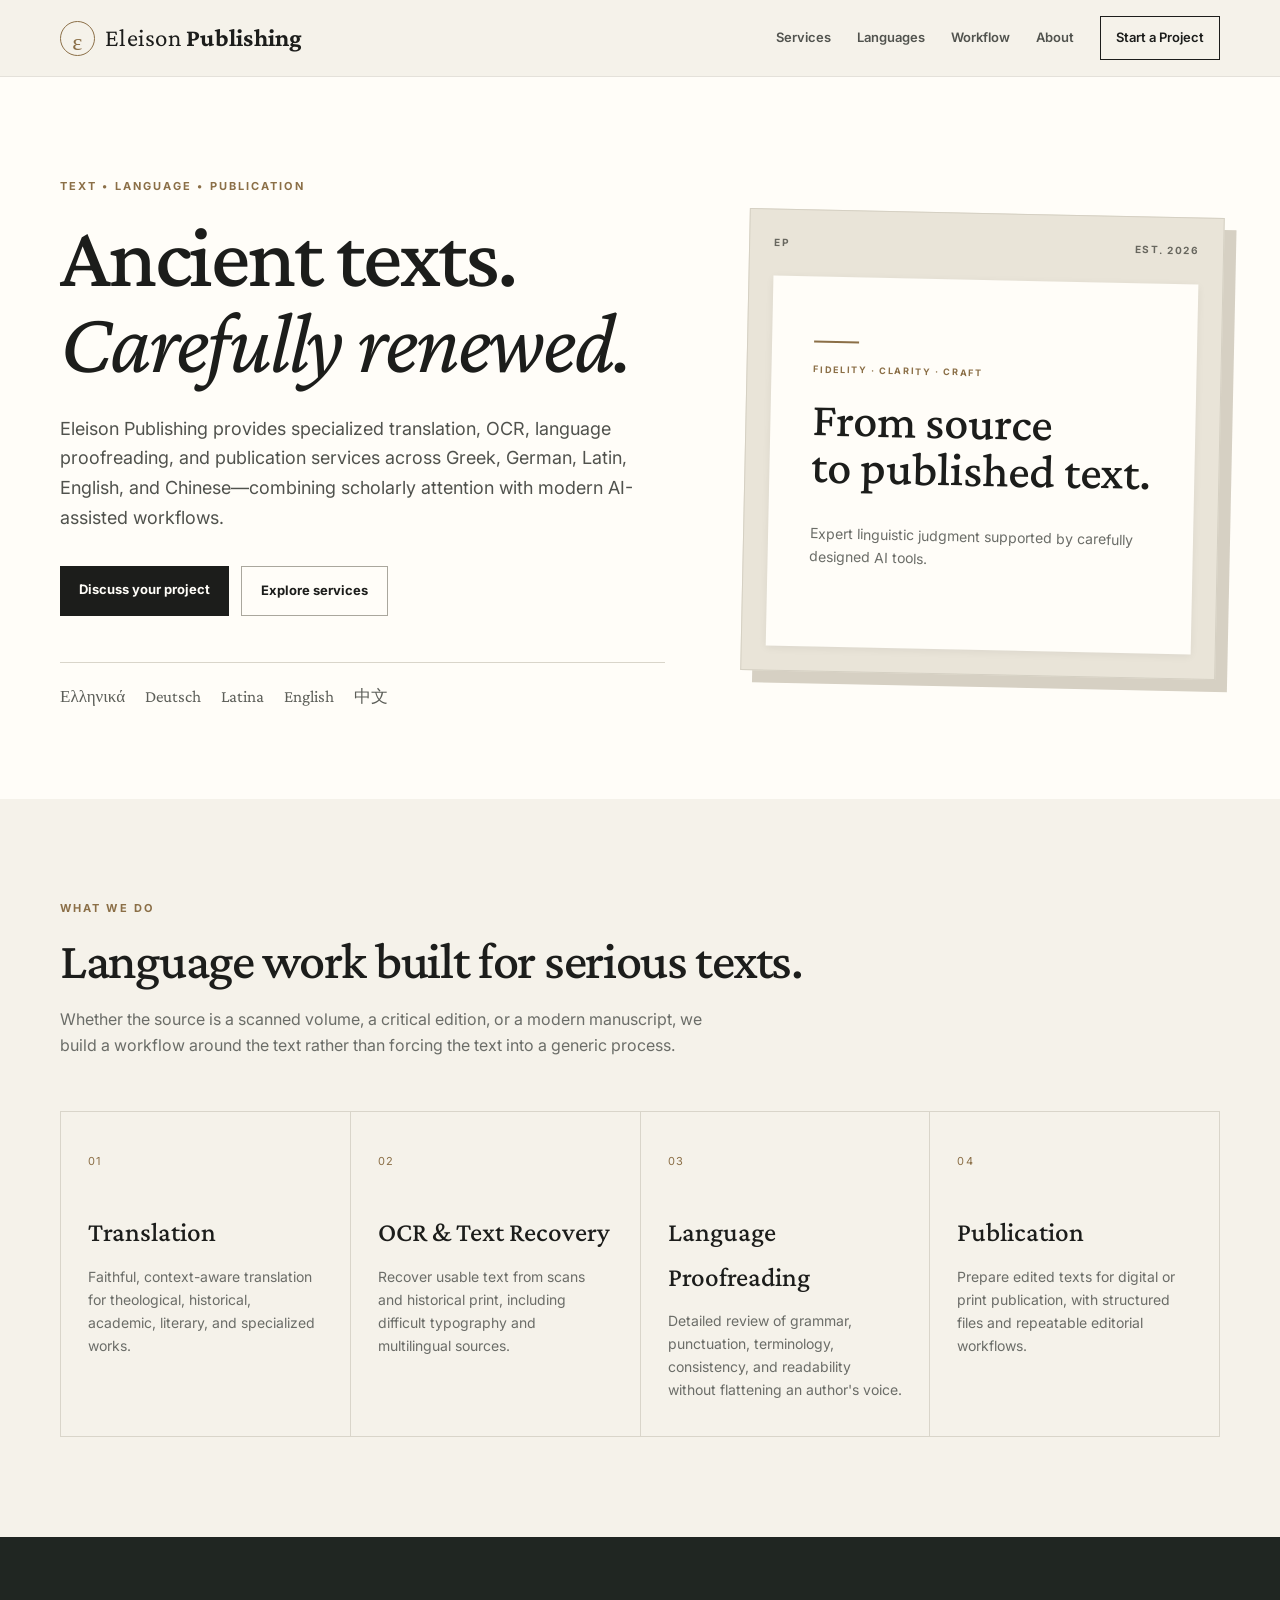
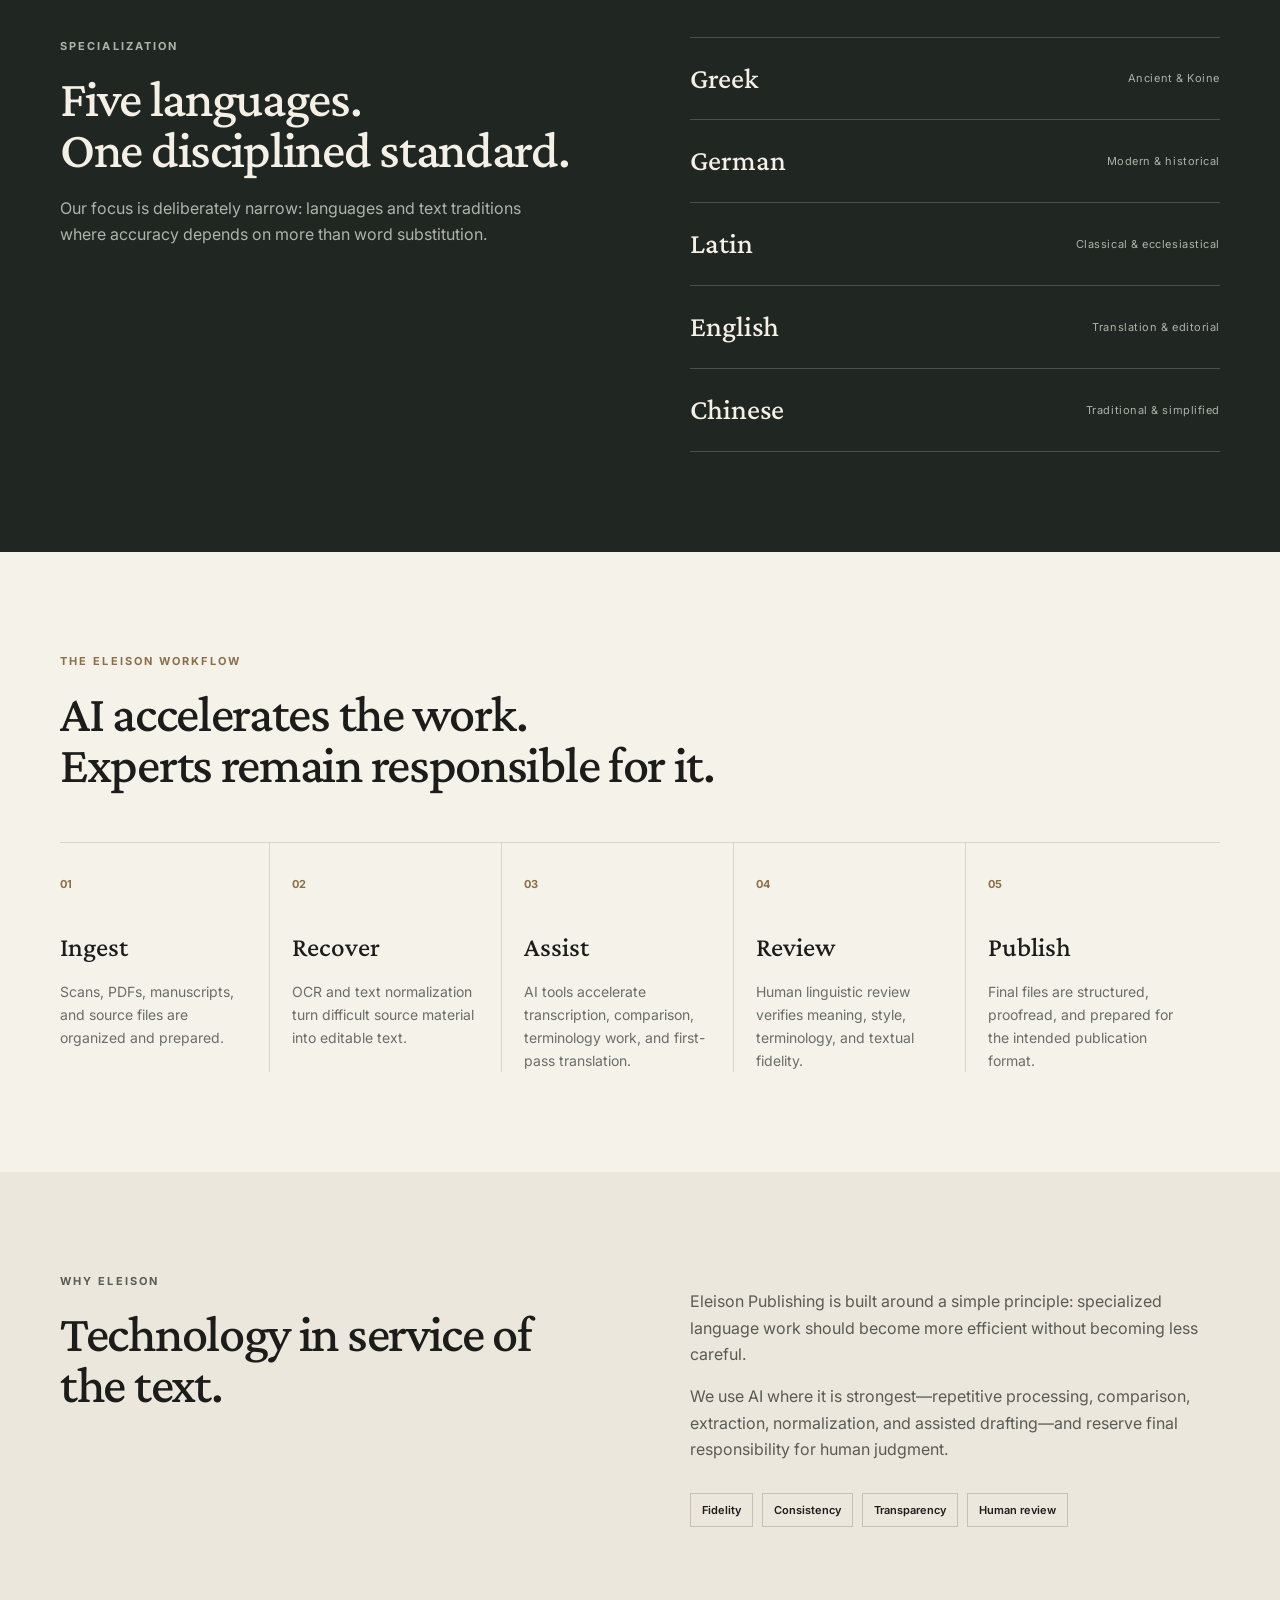
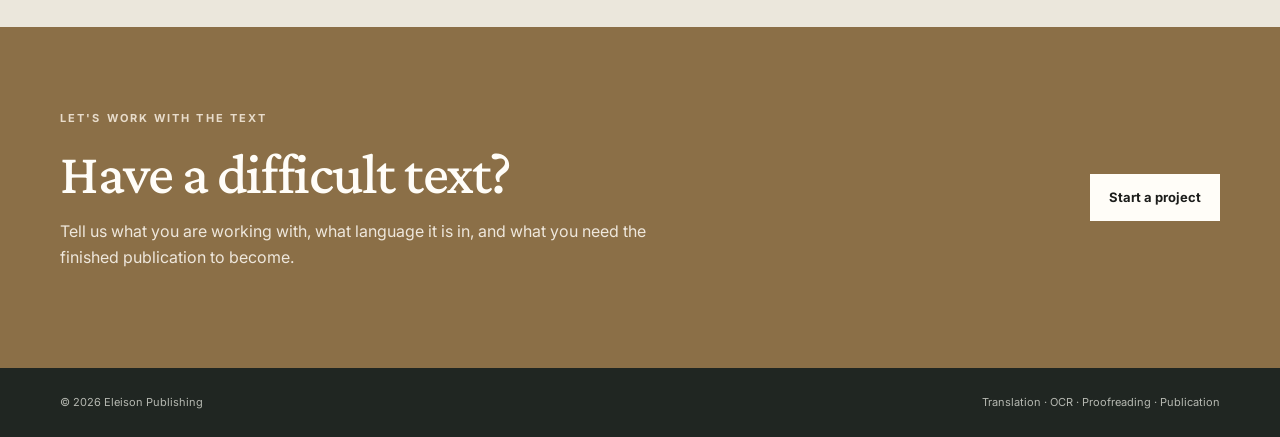
<file: index.html>
<!doctype html>
<html lang="en">
<head><meta charset="utf-8"><meta name="viewport" content="width=device-width,initial-scale=1"><meta name="description" content="Eleison Publishing — specialized translation, OCR, language proofreading, and publication services for Greek, German, Latin, English, and Chinese, enhanced by AI and expert review."><title>Eleison Publishing | Language, Translation & Publication</title><link rel="preconnect" href="https://fonts.googleapis.com"><link rel="preconnect" href="https://fonts.gstatic.com" crossorigin><link href="https://fonts.googleapis.com/css2?family=Crimson+Pro:wght@400;500;600;700&family=Inter:wght@400;500;600;700&display=swap" rel="stylesheet"><link rel="stylesheet" href="styles.css"></head>
<body><header class="site-header"><div class="container nav-wrap"><a class="brand" href="#top"><span class="brand-mark">ε</span><span>Eleison <strong>Publishing</strong></span></a><nav><a href="services.html">Services</a><a href="languages.html">Languages</a><a href="workflow.html">Workflow</a><a href="about.html">About</a><a class="nav-cta" href="contact.html">Start a Project</a></nav></div></header><main id="top"><section class="hero"><div class="container hero-grid"><div><p class="eyebrow">TEXT • LANGUAGE • PUBLICATION</p><h1>Ancient texts.<br><em>Carefully renewed.</em></h1><p class="hero-copy">Eleison Publishing provides specialized translation, OCR, language proofreading, and publication services across Greek, German, Latin, English, and Chinese—combining scholarly attention with modern AI-assisted workflows.</p><div class="hero-actions"><a class="button primary" href="contact.html">Discuss your project</a><a class="button secondary" href="services.html">Explore services</a></div><div class="language-strip"><span>Ελληνικά</span><span>Deutsch</span><span>Latina</span><span>English</span><span>中文</span></div></div><div class="hero-card"><div class="card-top"><span>EP</span><span>EST. 2026</span></div><div class="manuscript"><span class="rule"></span><span class="small-cap">FIDELITY · CLARITY · CRAFT</span><h2>From source<br>to published text.</h2><p>Expert linguistic judgment supported by carefully designed AI tools.</p></div></div></div></section><section id="services" class="section"><div class="container"><div class="section-heading"><p class="eyebrow">WHAT WE DO</p><h2>Language work built for serious texts.</h2><p>Whether the source is a scanned volume, a critical edition, or a modern manuscript, we build a workflow around the text rather than forcing the text into a generic process.</p></div><div class="service-grid"><article><span class="icon">01</span><h3>Translation</h3><p>Faithful, context-aware translation for theological, historical, academic, literary, and specialized works.</p></article><article><span class="icon">02</span><h3>OCR & Text Recovery</h3><p>Recover usable text from scans and historical print, including difficult typography and multilingual sources.</p></article><article><span class="icon">03</span><h3>Language Proofreading</h3><p>Detailed review of grammar, punctuation, terminology, consistency, and readability without flattening an author's voice.</p></article><article><span class="icon">04</span><h3>Publication</h3><p>Prepare edited texts for digital or print publication, with structured files and repeatable editorial workflows.</p></article></div></div></section><section id="languages" class="section dark"><div class="container language-grid"><div><p class="eyebrow">SPECIALIZATION</p><h2>Five languages.<br>One disciplined standard.</h2><p>Our focus is deliberately narrow: languages and text traditions where accuracy depends on more than word substitution.</p></div><div class="language-list"><div><strong>Greek</strong><span>Ancient & Koine</span></div><div><strong>German</strong><span>Modern & historical</span></div><div><strong>Latin</strong><span>Classical & ecclesiastical</span></div><div><strong>English</strong><span>Translation & editorial</span></div><div><strong>Chinese</strong><span>Traditional & simplified</span></div></div></div></section><section id="workflow" class="section"><div class="container"><div class="section-heading"><p class="eyebrow">THE ELEISON WORKFLOW</p><h2>AI accelerates the work.<br>Experts remain responsible for it.</h2></div><div class="steps"><div><b>01</b><h3>Ingest</h3><p>Scans, PDFs, manuscripts, and source files are organized and prepared.</p></div><div><b>02</b><h3>Recover</h3><p>OCR and text normalization turn difficult source material into editable text.</p></div><div><b>03</b><h3>Assist</h3><p>AI tools accelerate transcription, comparison, terminology work, and first-pass translation.</p></div><div><b>04</b><h3>Review</h3><p>Human linguistic review verifies meaning, style, terminology, and textual fidelity.</p></div><div><b>05</b><h3>Publish</h3><p>Final files are structured, proofread, and prepared for the intended publication format.</p></div></div></div></section><section id="about" class="section paper"><div class="container about-grid"><div><p class="eyebrow">WHY ELEISON</p><h2>Technology in service of the text.</h2></div><div><p>Eleison Publishing is built around a simple principle: specialized language work should become more efficient without becoming less careful.</p><p>We use AI where it is strongest—repetitive processing, comparison, extraction, normalization, and assisted drafting—and reserve final responsibility for human judgment.</p><div class="principles"><span>Fidelity</span><span>Consistency</span><span>Transparency</span><span>Human review</span></div></div></div></section><section class="contact"><div class="container contact-inner"><div><p class="eyebrow">LET'S WORK WITH THE TEXT</p><h2>Have a difficult text?</h2><p>Tell us what you are working with, what language it is in, and what you need the finished publication to become.</p></div><a class="button light" href="contact.html">Start a project</a></div></section></main><footer><div class="container footer-inner"><span>© 2026 Eleison Publishing</span><span>Translation · OCR · Proofreading · Publication</span></div></footer><script src="script.js"></script></body></html>
</file>
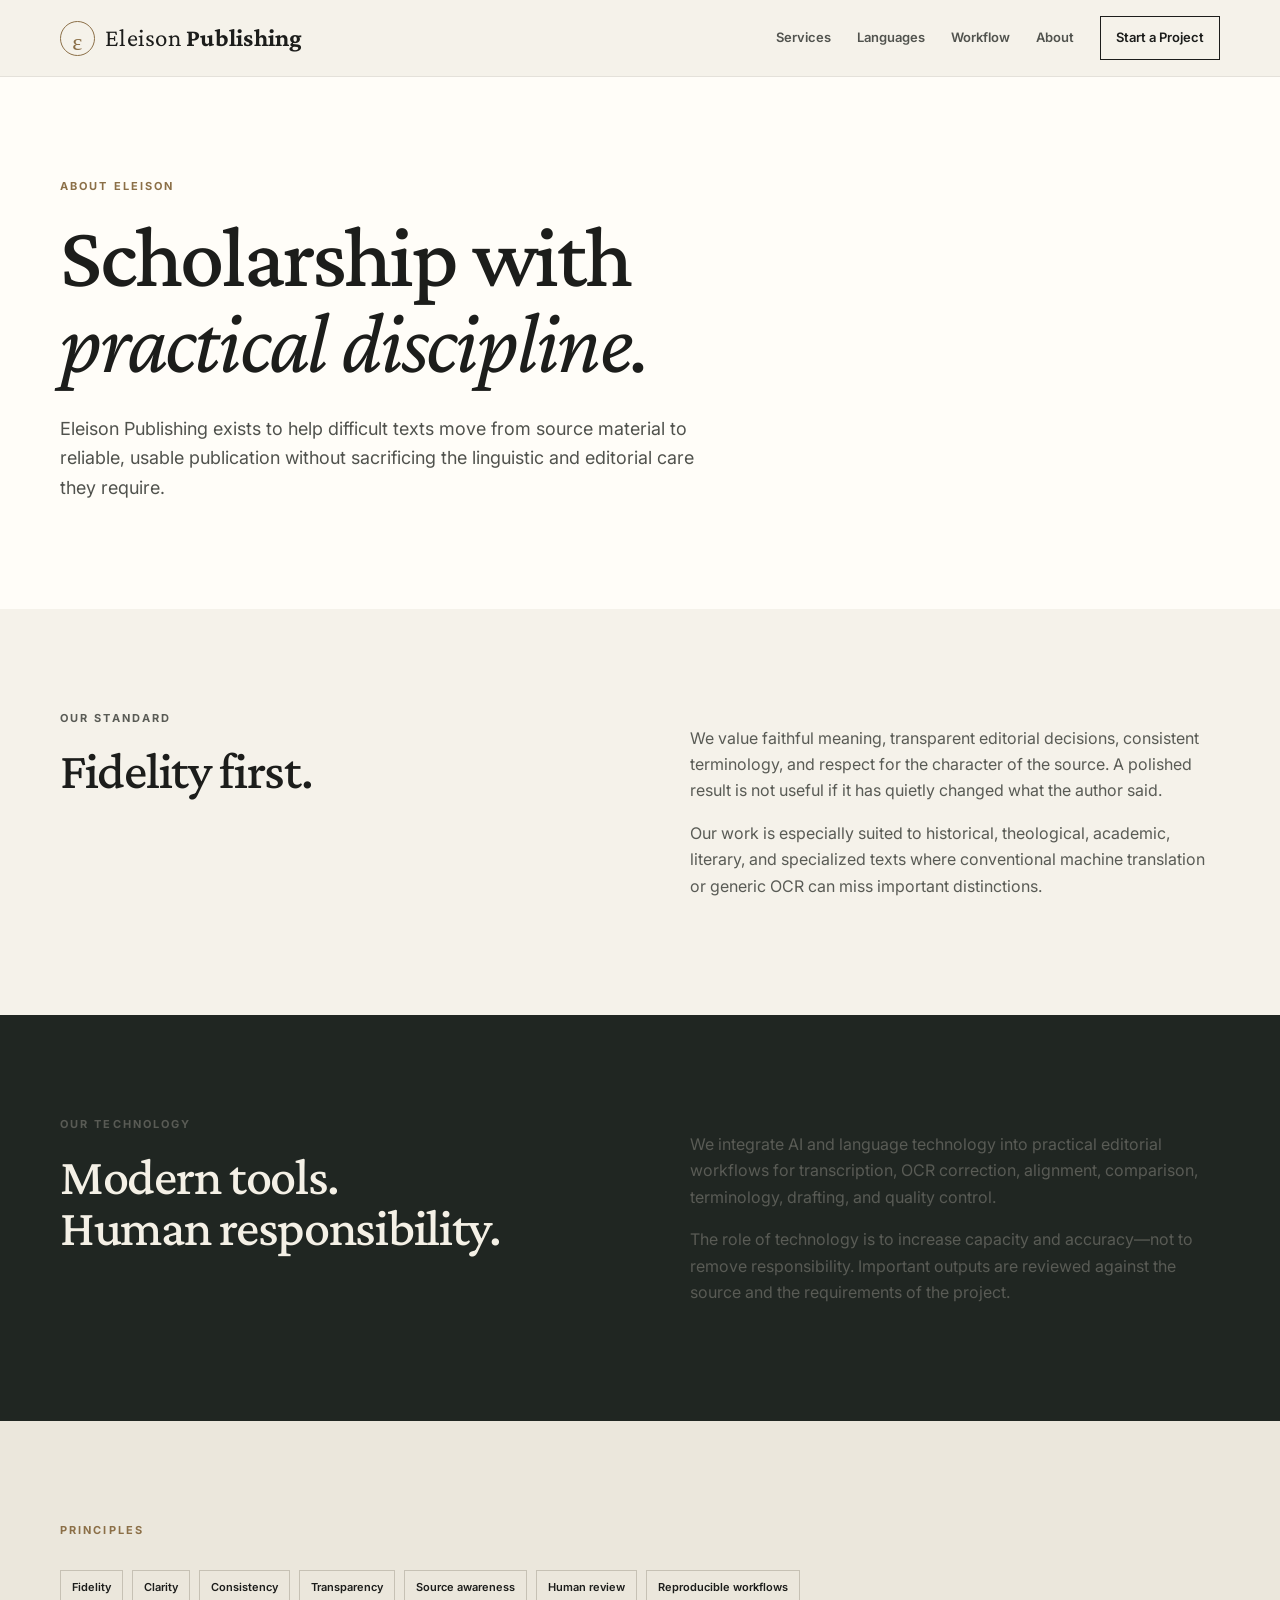
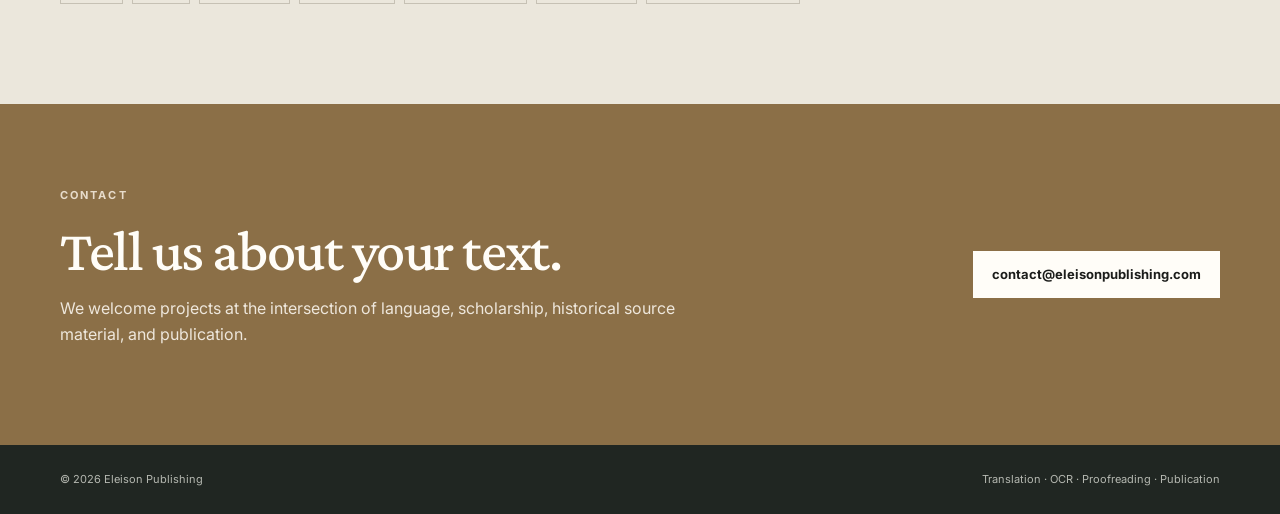
<file: about.html>
<!doctype html><html lang="en"><head><meta charset="utf-8"><meta name="viewport" content="width=device-width,initial-scale=1"><meta name="description" content="About Eleison Publishing and its scholarly, multilingual, AI-assisted editorial approach."><title>About | Eleison Publishing</title><link rel="preconnect" href="https://fonts.googleapis.com"><link rel="preconnect" href="https://fonts.gstatic.com" crossorigin><link href="https://fonts.googleapis.com/css2?family=Crimson+Pro:wght@400;500;600;700&family=Inter:wght@400;500;600;700&display=swap" rel="stylesheet"><link rel="stylesheet" href="styles.css"></head><body><header class="site-header"><div class="container nav-wrap"><a class="brand" href="index.html"><span class="brand-mark">ε</span><span>Eleison <strong>Publishing</strong></span></a><nav><a href="services.html">Services</a><a href="languages.html">Languages</a><a href="workflow.html">Workflow</a><a href="about.html">About</a><a class="nav-cta" href="contact.html">Start a Project</a></nav></div></header><main><section class="hero"><div class="container"><p class="eyebrow">ABOUT ELEISON</p><h1>Scholarship with<br><em>practical discipline.</em></h1><p class="hero-copy">Eleison Publishing exists to help difficult texts move from source material to reliable, usable publication without sacrificing the linguistic and editorial care they require.</p></div></section><section class="section"><div class="container about-grid"><div><p class="eyebrow">OUR STANDARD</p><h2>Fidelity first.</h2></div><div><p>We value faithful meaning, transparent editorial decisions, consistent terminology, and respect for the character of the source. A polished result is not useful if it has quietly changed what the author said.</p><p>Our work is especially suited to historical, theological, academic, literary, and specialized texts where conventional machine translation or generic OCR can miss important distinctions.</p></div></div></section><section class="section dark"><div class="container about-grid"><div><p class="eyebrow">OUR TECHNOLOGY</p><h2>Modern tools.<br>Human responsibility.</h2></div><div><p>We integrate AI and language technology into practical editorial workflows for transcription, OCR correction, alignment, comparison, terminology, drafting, and quality control.</p><p>The role of technology is to increase capacity and accuracy—not to remove responsibility. Important outputs are reviewed against the source and the requirements of the project.</p></div></div></section><section class="section paper"><div class="container"><p class="eyebrow">PRINCIPLES</p><div class="principles"><span>Fidelity</span><span>Clarity</span><span>Consistency</span><span>Transparency</span><span>Source awareness</span><span>Human review</span><span>Reproducible workflows</span></div></div></section><section class="contact"><div class="container contact-inner"><div><p class="eyebrow">CONTACT</p><h2>Tell us about your text.</h2><p>We welcome projects at the intersection of language, scholarship, historical source material, and publication.</p></div><a class="button light" href="mailto:contact@eleisonpublishing.com">contact@eleisonpublishing.com</a></div></section></main><footer><div class="container footer-inner"><span>© 2026 Eleison Publishing</span><span>Translation · OCR · Proofreading · Publication</span></div></footer></body></html>
</file>
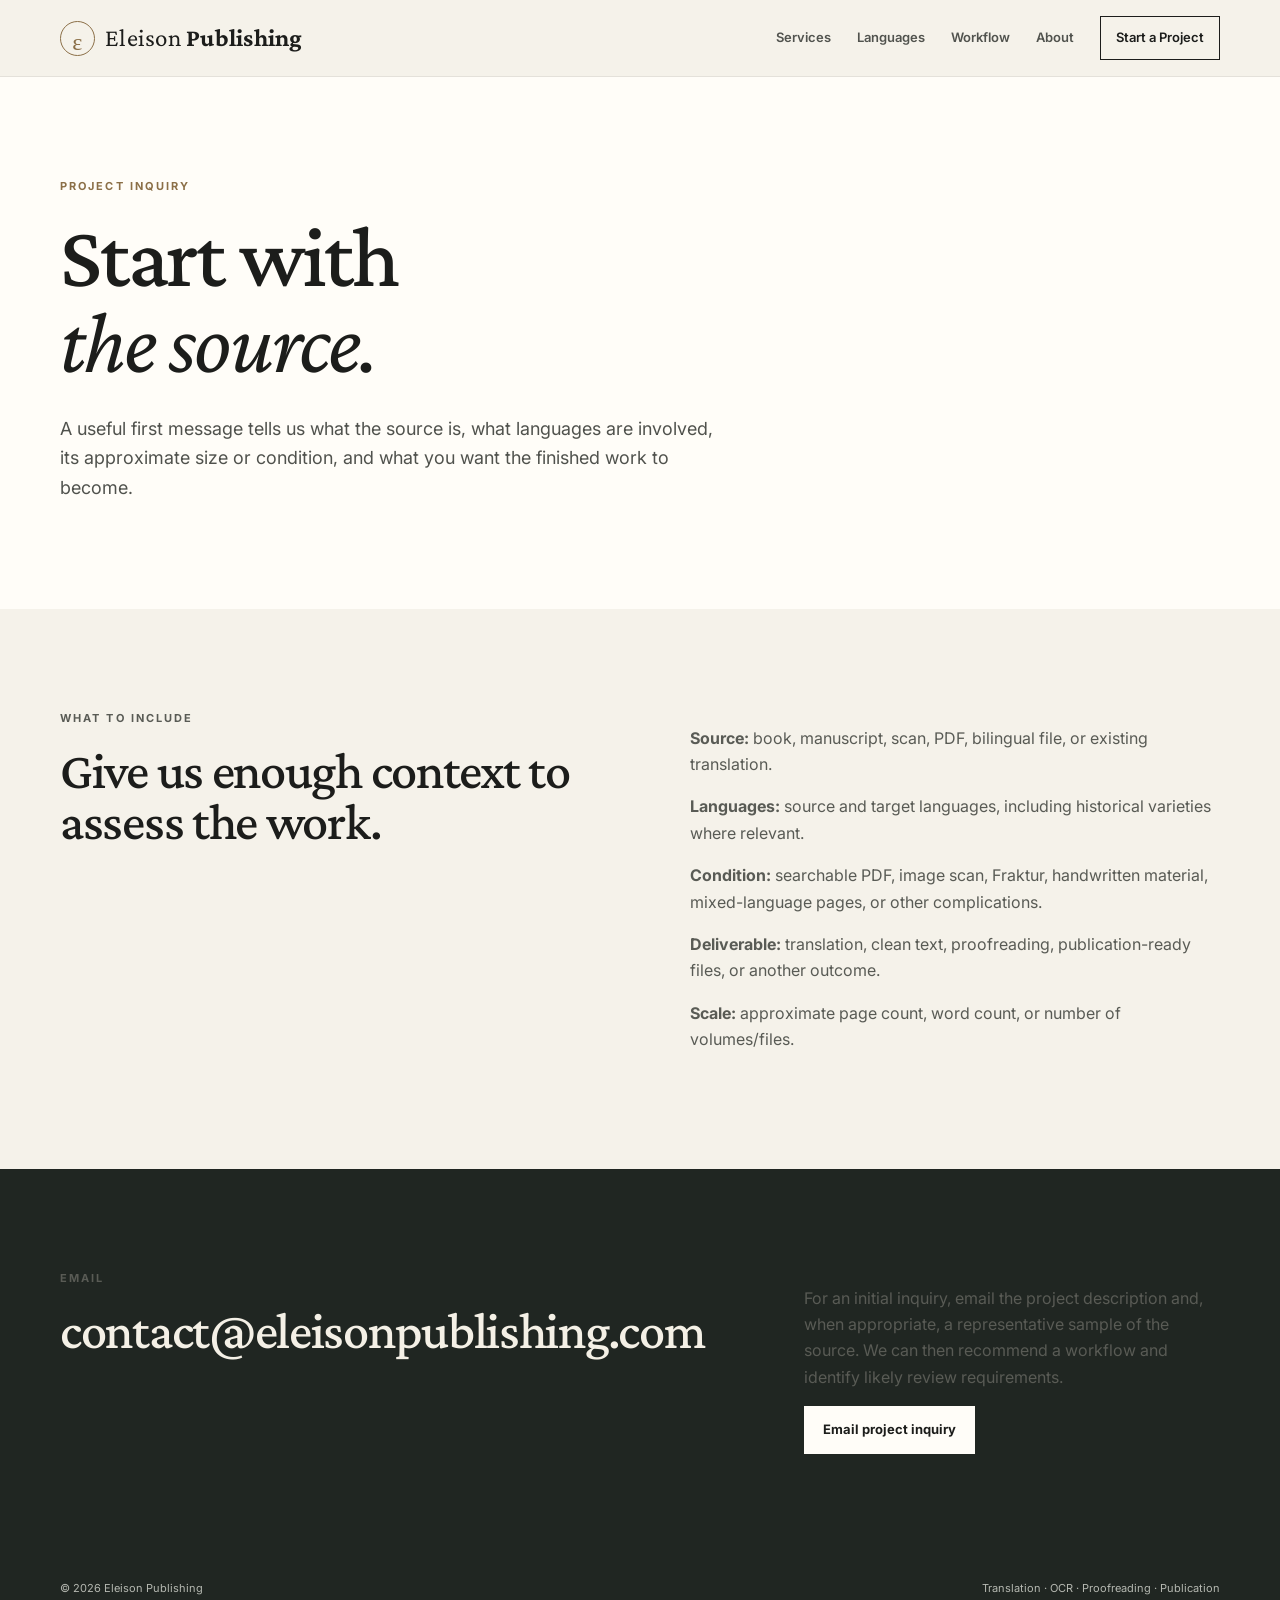
<file: contact.html>
<!doctype html><html lang="en"><head><meta charset="utf-8"><meta name="viewport" content="width=device-width,initial-scale=1"><meta name="description" content="Start a translation, OCR, proofreading, or publication project with Eleison Publishing."><title>Start a Project | Eleison Publishing</title><link rel="preconnect" href="https://fonts.googleapis.com"><link rel="preconnect" href="https://fonts.gstatic.com" crossorigin><link href="https://fonts.googleapis.com/css2?family=Crimson+Pro:wght@400;500;600;700&family=Inter:wght@400;500;600;700&display=swap" rel="stylesheet"><link rel="stylesheet" href="styles.css"></head><body><header class="site-header"><div class="container nav-wrap"><a class="brand" href="index.html"><span class="brand-mark">ε</span><span>Eleison <strong>Publishing</strong></span></a><nav><a href="services.html">Services</a><a href="languages.html">Languages</a><a href="workflow.html">Workflow</a><a href="about.html">About</a><a class="nav-cta" href="contact.html">Start a Project</a></nav></div></header><main><section class="hero"><div class="container"><p class="eyebrow">PROJECT INQUIRY</p><h1>Start with<br><em>the source.</em></h1><p class="hero-copy">A useful first message tells us what the source is, what languages are involved, its approximate size or condition, and what you want the finished work to become.</p></div></section><section class="section"><div class="container about-grid"><div><p class="eyebrow">WHAT TO INCLUDE</p><h2>Give us enough context to assess the work.</h2></div><div><p><strong>Source:</strong> book, manuscript, scan, PDF, bilingual file, or existing translation.</p><p><strong>Languages:</strong> source and target languages, including historical varieties where relevant.</p><p><strong>Condition:</strong> searchable PDF, image scan, Fraktur, handwritten material, mixed-language pages, or other complications.</p><p><strong>Deliverable:</strong> translation, clean text, proofreading, publication-ready files, or another outcome.</p><p><strong>Scale:</strong> approximate page count, word count, or number of volumes/files.</p></div></div></section><section class="section dark"><div class="container about-grid"><div><p class="eyebrow">EMAIL</p><h2>contact@eleisonpublishing.com</h2></div><div><p>For an initial inquiry, email the project description and, when appropriate, a representative sample of the source. We can then recommend a workflow and identify likely review requirements.</p><a class="button light" href="mailto:contact@eleisonpublishing.com?subject=Eleison%20Publishing%20Project%20Inquiry">Email project inquiry</a></div></div></section></main><footer><div class="container footer-inner"><span>© 2026 Eleison Publishing</span><span>Translation · OCR · Proofreading · Publication</span></div></footer></body></html>
</file>
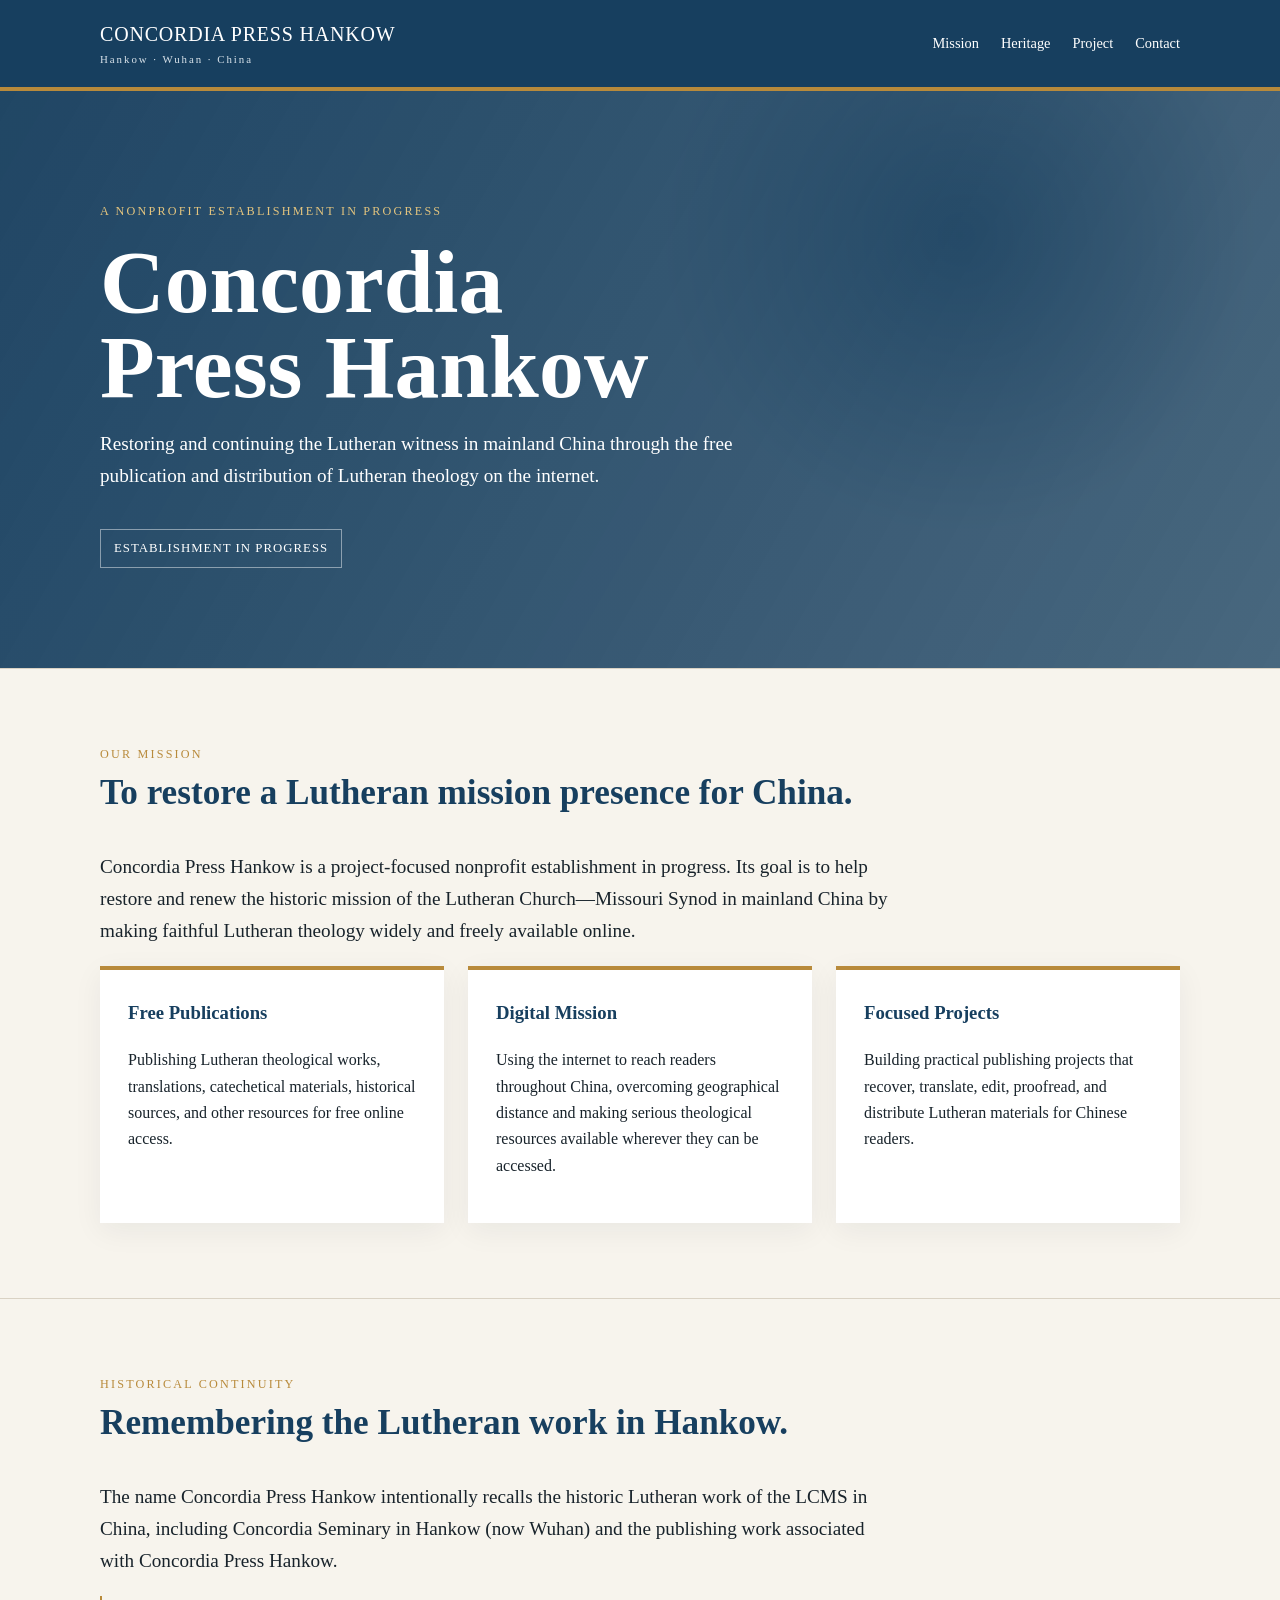
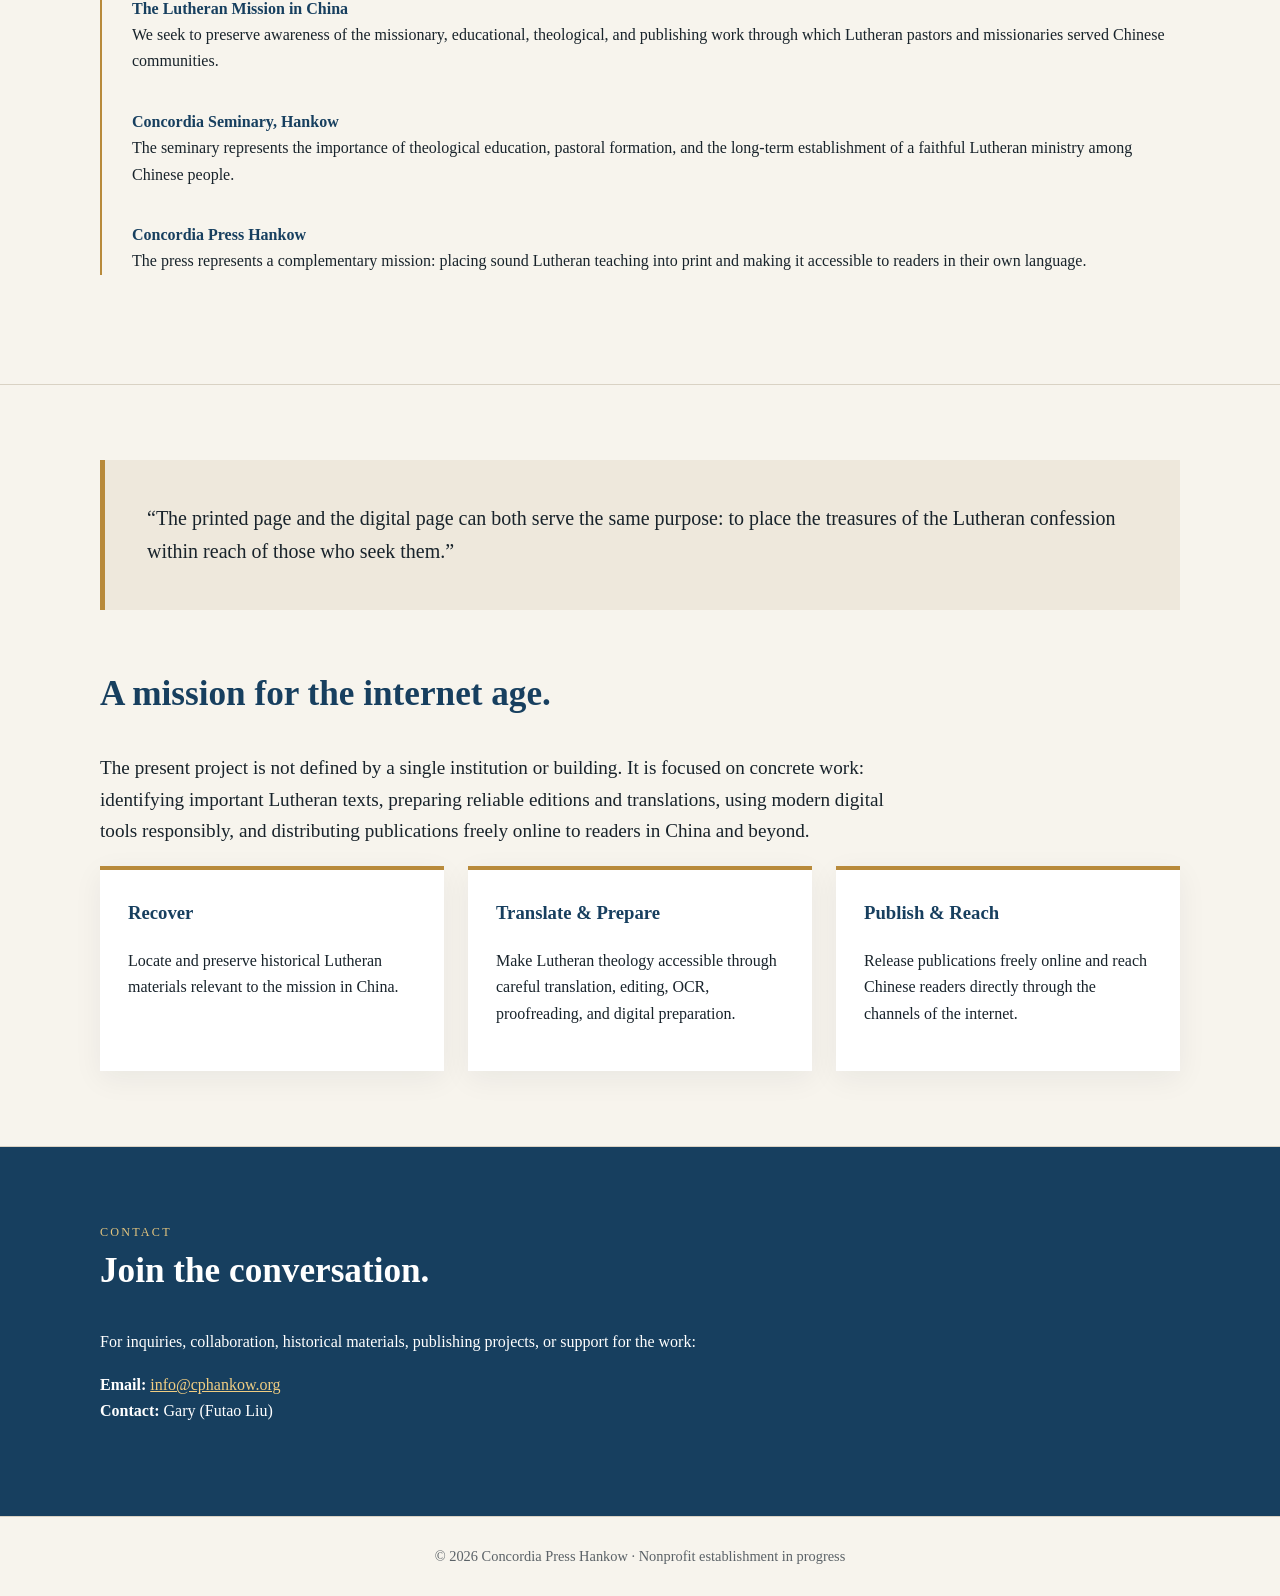
<file: cphankow.html>
<!DOCTYPE html>
<html lang="en">
<head>
<meta charset="UTF-8">
<meta name="viewport" content="width=device-width, initial-scale=1.0">
<title>Concordia Press Hankow</title>
<meta name="description" content="Concordia Press Hankow — a nonprofit establishment in progress, advancing the restoration of the Lutheran mission in mainland China through free online publications.">
<style>
:root{--ink:#18232b;--blue:#173f5f;--gold:#b88a3b;--paper:#f7f4ed;--line:#d9d2c4}
*{box-sizing:border-box}html{scroll-behavior:smooth}body{margin:0;color:var(--ink);background:var(--paper);font-family:Georgia,"Times New Roman",serif;line-height:1.65}
a{color:inherit}.wrap{width:min(1080px,90%);margin:auto}
header{background:var(--blue);color:#fff;padding:18px 0;border-bottom:4px solid var(--gold)}
nav{display:flex;align-items:center;justify-content:space-between;gap:20px}.brand{font-size:1.25rem;letter-spacing:.04em;text-decoration:none}.brand small{display:block;font-size:.68rem;letter-spacing:.18em;color:#d8e2ea}
nav ul{display:flex;gap:22px;list-style:none;margin:0;padding:0}nav a{text-decoration:none;font-size:.9rem}
.hero{background:linear-gradient(120deg,rgba(23,63,95,.96),rgba(23,63,95,.78)),radial-gradient(circle at 75% 25%,#6e8494 0,transparent 28%);color:#fff;padding:110px 0 100px}
.kicker{text-transform:uppercase;letter-spacing:.18em;color:#e3c47e;font-size:.76rem}.hero h1{font-size:clamp(3rem,7vw,6.5rem);line-height:.95;margin:18px 0}.hero p{max-width:720px;font-size:1.2rem}.status{display:inline-block;margin-top:18px;padding:8px 13px;border:1px solid rgba(255,255,255,.45);font-size:.8rem;letter-spacing:.08em;text-transform:uppercase}
section{padding:75px 0;border-bottom:1px solid var(--line)}h2{font-size:2.2rem;color:var(--blue);margin-top:0}.lead{font-size:1.2rem;max-width:800px}
.grid{display:grid;grid-template-columns:repeat(3,1fr);gap:24px}.card{background:#fff;padding:28px;border-top:4px solid var(--gold);box-shadow:0 8px 28px rgba(24,35,43,.06)}.card h3{margin-top:0;color:var(--blue)}
.timeline{border-left:2px solid var(--gold);padding-left:30px}.timeline article{margin:0 0 34px}.timeline strong{color:var(--blue)}
.quote{background:#eee8dc;padding:42px;border-left:5px solid var(--gold);font-size:1.25rem}
.contact{background:var(--blue);color:#fff}.contact h2{color:#fff}.contact a{color:#f0cd82}
footer{padding:28px 0;text-align:center;font-size:.9rem;color:#5b6267}
@media(max-width:760px){nav{display:block}nav ul{margin-top:12px;gap:12px;flex-wrap:wrap}.grid{grid-template-columns:1fr}.hero{padding:80px 0}}
</style>
</head>
<body>
<header><div class="wrap"><nav><a class="brand" href="#top">CONCORDIA PRESS HANKOW<small>Hankow · Wuhan · China</small></a><ul><li><a href="#mission">Mission</a></li><li><a href="#heritage">Heritage</a></li><li><a href="#project">Project</a></li><li><a href="#contact">Contact</a></li></ul></nav></div></header>

<main id="top">
<section class="hero"><div class="wrap">
<div class="kicker">A nonprofit establishment in progress</div>
<h1>Concordia<br>Press Hankow</h1>
<p>Restoring and continuing the Lutheran witness in mainland China through the free publication and distribution of Lutheran theology on the internet.</p>
<span class="status">Establishment in Progress</span>
</div></section>

<section id="mission"><div class="wrap">
<div class="kicker" style="color:var(--gold)">Our Mission</div>
<h2>To restore a Lutheran mission presence for China.</h2>
<p class="lead">Concordia Press Hankow is a project-focused nonprofit establishment in progress. Its goal is to help restore and renew the historic mission of the Lutheran Church—Missouri Synod in mainland China by making faithful Lutheran theology widely and freely available online.</p>
<div class="grid">
<div class="card"><h3>Free Publications</h3><p>Publishing Lutheran theological works, translations, catechetical materials, historical sources, and other resources for free online access.</p></div>
<div class="card"><h3>Digital Mission</h3><p>Using the internet to reach readers throughout China, overcoming geographical distance and making serious theological resources available wherever they can be accessed.</p></div>
<div class="card"><h3>Focused Projects</h3><p>Building practical publishing projects that recover, translate, edit, proofread, and distribute Lutheran materials for Chinese readers.</p></div>
</div>
</div></section>

<section id="heritage"><div class="wrap">
<div class="kicker" style="color:var(--gold)">Historical Continuity</div>
<h2>Remembering the Lutheran work in Hankow.</h2>
<p class="lead">The name Concordia Press Hankow intentionally recalls the historic Lutheran work of the LCMS in China, including Concordia Seminary in Hankow (now Wuhan) and the publishing work associated with Concordia Press Hankow.</p>
<div class="timeline">
<article><strong>The Lutheran Mission in China</strong><br>We seek to preserve awareness of the missionary, educational, theological, and publishing work through which Lutheran pastors and missionaries served Chinese communities.</article>
<article><strong>Concordia Seminary, Hankow</strong><br>The seminary represents the importance of theological education, pastoral formation, and the long-term establishment of a faithful Lutheran ministry among Chinese people.</article>
<article><strong>Concordia Press Hankow</strong><br>The press represents a complementary mission: placing sound Lutheran teaching into print and making it accessible to readers in their own language.</article>
</div>
</div></section>

<section id="project"><div class="wrap">
<div class="quote">“The printed page and the digital page can both serve the same purpose: to place the treasures of the Lutheran confession within reach of those who seek them.”</div>
<h2 style="margin-top:55px">A mission for the internet age.</h2>
<p class="lead">The present project is not defined by a single institution or building. It is focused on concrete work: identifying important Lutheran texts, preparing reliable editions and translations, using modern digital tools responsibly, and distributing publications freely online to readers in China and beyond.</p>
<div class="grid">
<div class="card"><h3>Recover</h3><p>Locate and preserve historical Lutheran materials relevant to the mission in China.</p></div>
<div class="card"><h3>Translate & Prepare</h3><p>Make Lutheran theology accessible through careful translation, editing, OCR, proofreading, and digital preparation.</p></div>
<div class="card"><h3>Publish & Reach</h3><p>Release publications freely online and reach Chinese readers directly through the channels of the internet.</p></div>
</div>
</div></section>

<section id="contact" class="contact"><div class="wrap">
<div class="kicker" style="color:#e3c47e">Contact</div>
<h2>Join the conversation.</h2>
<p>For inquiries, collaboration, historical materials, publishing projects, or support for the work:</p>
<p><strong>Email:</strong> <a href="mailto:info@cphankow.org">info@cphankow.org</a><br>
<strong>Contact:</strong> Gary (Futao Liu)</p>
</div></section>
</main>

<footer><div class="wrap">© 2026 Concordia Press Hankow · Nonprofit establishment in progress</div></footer>
</body></html>
</file>
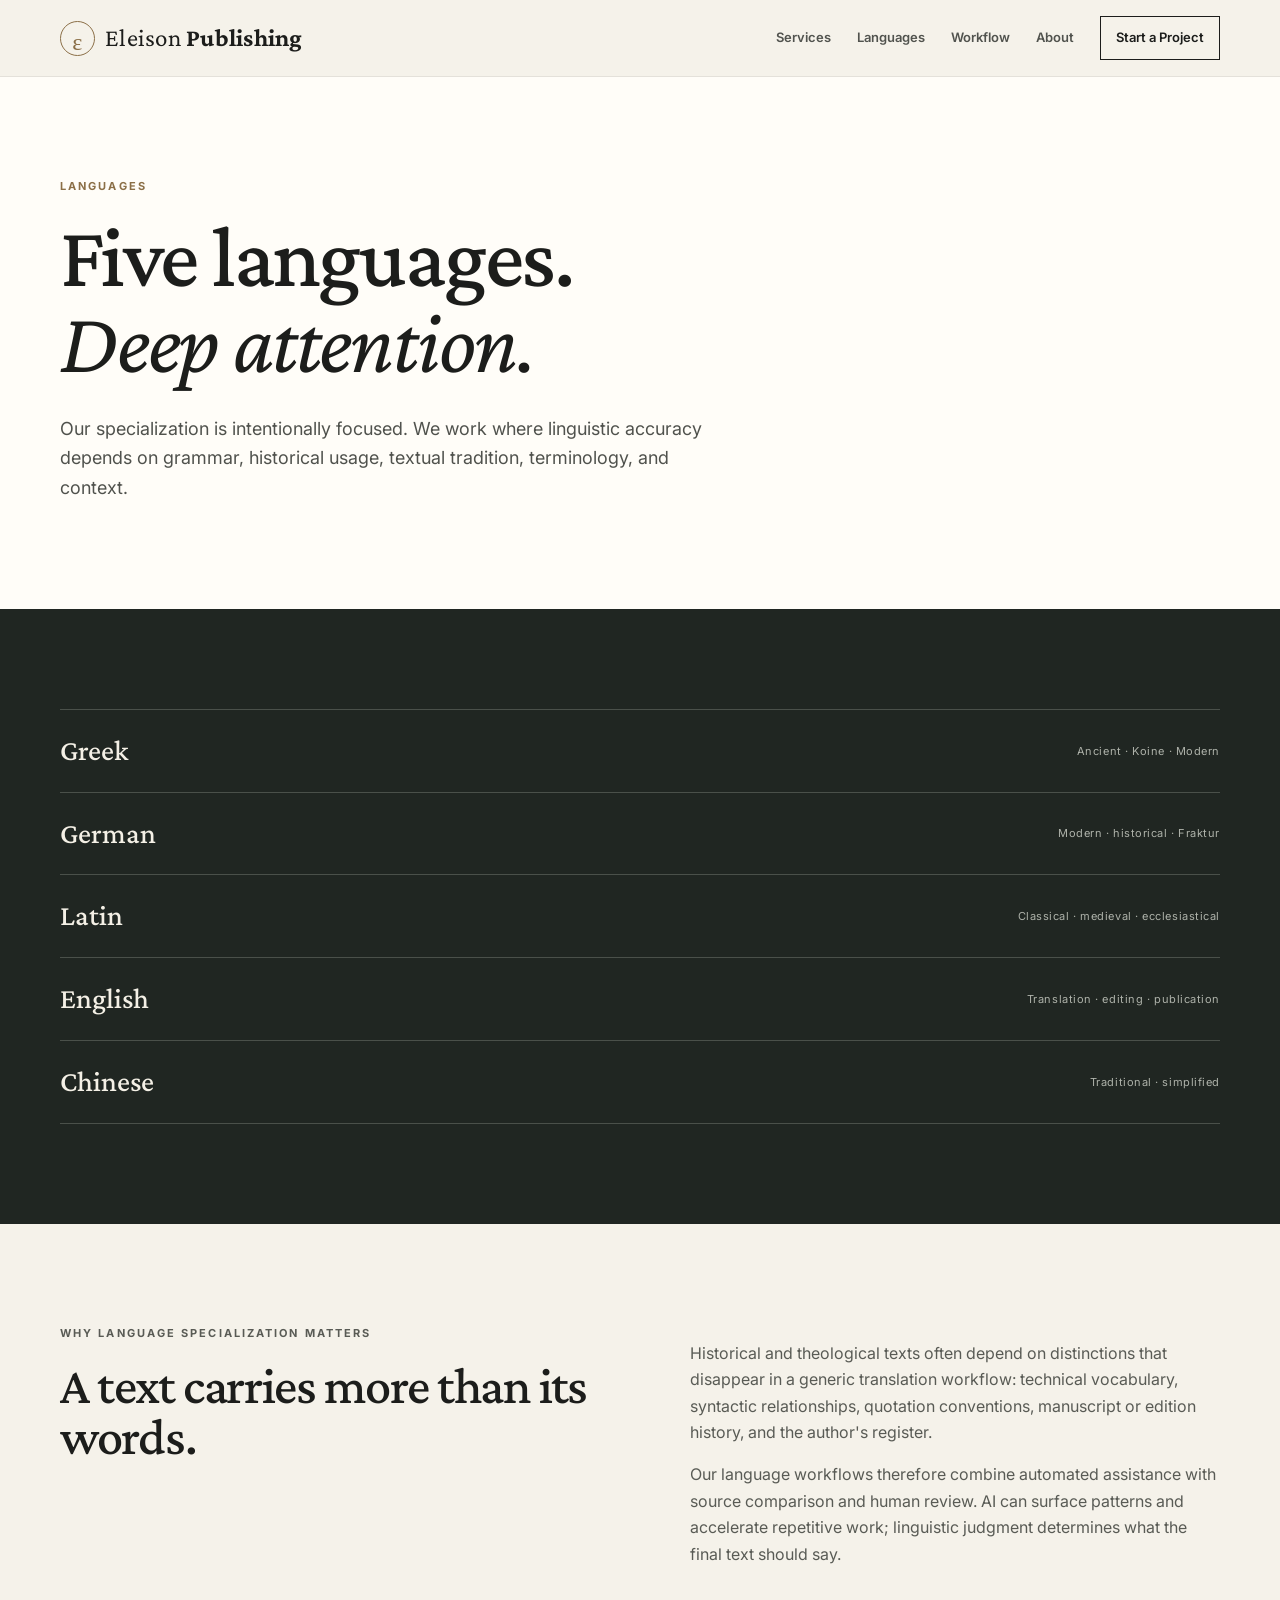
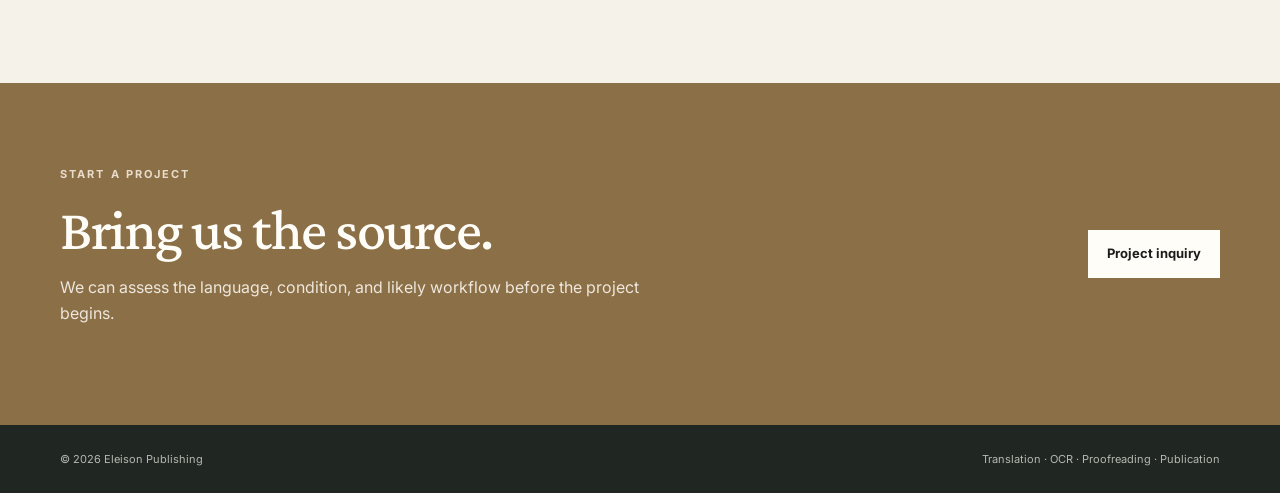
<file: languages.html>
<!doctype html>
<html lang="en"><head><meta charset="utf-8"><meta name="viewport" content="width=device-width,initial-scale=1"><meta name="description" content="Eleison Publishing language specialization in Greek, German, Latin, English, and Chinese."><title>Languages | Eleison Publishing</title><link rel="preconnect" href="https://fonts.googleapis.com"><link rel="preconnect" href="https://fonts.gstatic.com" crossorigin><link href="https://fonts.googleapis.com/css2?family=Crimson+Pro:wght@400;500;600;700&family=Inter:wght@400;500;600;700&display=swap" rel="stylesheet"><link rel="stylesheet" href="styles.css"></head>
<body><header class="site-header"><div class="container nav-wrap"><a class="brand" href="index.html"><span class="brand-mark">ε</span><span>Eleison <strong>Publishing</strong></span></a><nav><a href="services.html">Services</a><a href="languages.html">Languages</a><a href="workflow.html">Workflow</a><a href="about.html">About</a><a class="nav-cta" href="contact.html">Start a Project</a></nav></div></header><main><section class="hero"><div class="container"><p class="eyebrow">LANGUAGES</p><h1>Five languages.<br><em>Deep attention.</em></h1><p class="hero-copy">Our specialization is intentionally focused. We work where linguistic accuracy depends on grammar, historical usage, textual tradition, terminology, and context.</p></div></section><section class="section dark"><div class="container"><div class="language-list"><div><strong>Greek</strong><span>Ancient · Koine · Modern</span></div><div><strong>German</strong><span>Modern · historical · Fraktur</span></div><div><strong>Latin</strong><span>Classical · medieval · ecclesiastical</span></div><div><strong>English</strong><span>Translation · editing · publication</span></div><div><strong>Chinese</strong><span>Traditional · simplified</span></div></div></div></section><section class="section"><div class="container about-grid"><div><p class="eyebrow">WHY LANGUAGE SPECIALIZATION MATTERS</p><h2>A text carries more than its words.</h2></div><div><p>Historical and theological texts often depend on distinctions that disappear in a generic translation workflow: technical vocabulary, syntactic relationships, quotation conventions, manuscript or edition history, and the author's register.</p><p>Our language workflows therefore combine automated assistance with source comparison and human review. AI can surface patterns and accelerate repetitive work; linguistic judgment determines what the final text should say.</p></div></div></section><section class="contact"><div class="container contact-inner"><div><p class="eyebrow">START A PROJECT</p><h2>Bring us the source.</h2><p>We can assess the language, condition, and likely workflow before the project begins.</p></div><a class="button light" href="contact.html">Project inquiry</a></div></section></main><footer><div class="container footer-inner"><span>© 2026 Eleison Publishing</span><span>Translation · OCR · Proofreading · Publication</span></div></footer></body></html>
</file>
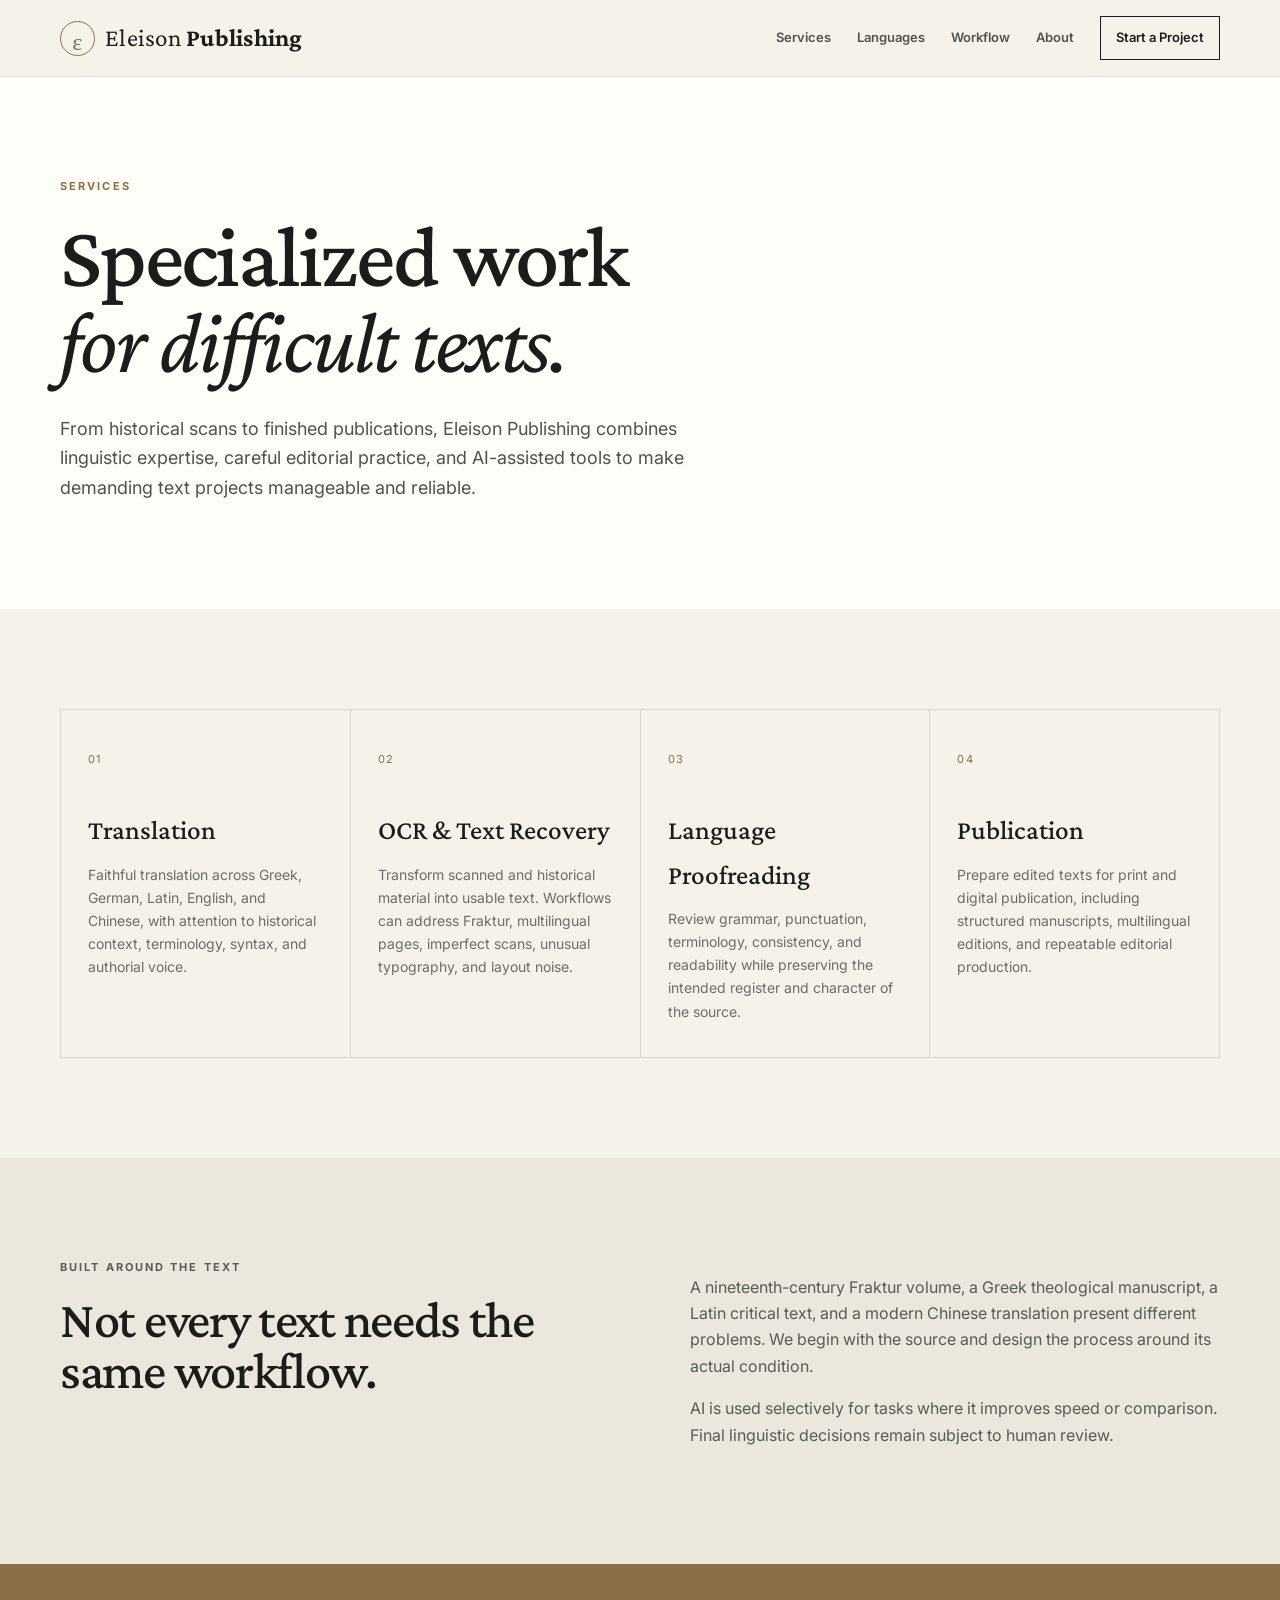
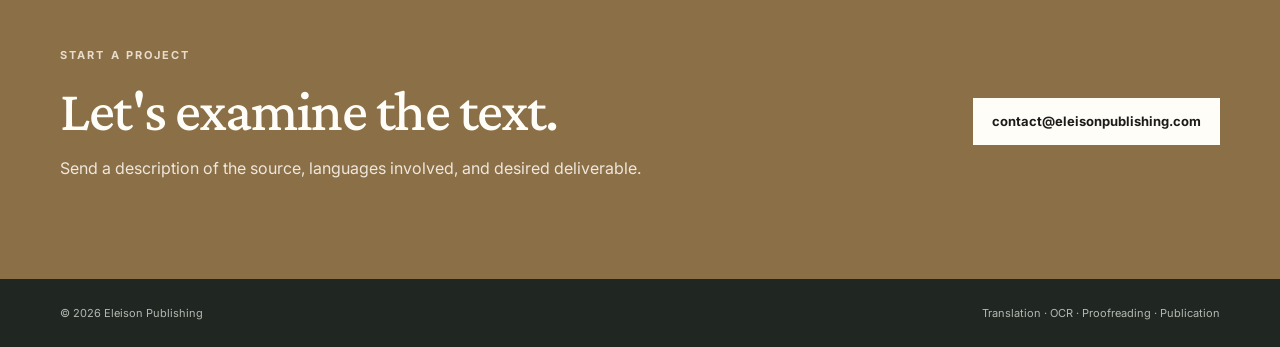
<file: services.html>
<!doctype html>
<html lang="en">
<head><meta charset="utf-8"><meta name="viewport" content="width=device-width,initial-scale=1"><meta name="description" content="Eleison Publishing services: specialized translation, OCR and text recovery, language proofreading, and publication."><title>Services | Eleison Publishing</title><link rel="preconnect" href="https://fonts.googleapis.com"><link rel="preconnect" href="https://fonts.gstatic.com" crossorigin><link href="https://fonts.googleapis.com/css2?family=Crimson+Pro:wght@400;500;600;700&family=Inter:wght@400;500;600;700&display=swap" rel="stylesheet"><link rel="stylesheet" href="styles.css"></head>
<body><header class="site-header"><div class="container nav-wrap"><a class="brand" href="index.html"><span class="brand-mark">ε</span><span>Eleison <strong>Publishing</strong></span></a><nav><a href="index.html#services">Services</a><a href="languages.html">Languages</a><a href="workflow.html">Workflow</a><a href="about.html">About</a><a class="nav-cta" href="contact.html">Start a Project</a></nav></div></header>
<main><section class="hero"><div class="container"><p class="eyebrow">SERVICES</p><h1>Specialized work<br><em>for difficult texts.</em></h1><p class="hero-copy">From historical scans to finished publications, Eleison Publishing combines linguistic expertise, careful editorial practice, and AI-assisted tools to make demanding text projects manageable and reliable.</p></div></section>
<section class="section"><div class="container"><div class="service-grid"><article><span class="icon">01</span><h3>Translation</h3><p>Faithful translation across Greek, German, Latin, English, and Chinese, with attention to historical context, terminology, syntax, and authorial voice.</p></article><article><span class="icon">02</span><h3>OCR & Text Recovery</h3><p>Transform scanned and historical material into usable text. Workflows can address Fraktur, multilingual pages, imperfect scans, unusual typography, and layout noise.</p></article><article><span class="icon">03</span><h3>Language Proofreading</h3><p>Review grammar, punctuation, terminology, consistency, and readability while preserving the intended register and character of the source.</p></article><article><span class="icon">04</span><h3>Publication</h3><p>Prepare edited texts for print and digital publication, including structured manuscripts, multilingual editions, and repeatable editorial production.</p></article></div></div></section>
<section class="section paper"><div class="container about-grid"><div><p class="eyebrow">BUILT AROUND THE TEXT</p><h2>Not every text needs the same workflow.</h2></div><div><p>A nineteenth-century Fraktur volume, a Greek theological manuscript, a Latin critical text, and a modern Chinese translation present different problems. We begin with the source and design the process around its actual condition.</p><p>AI is used selectively for tasks where it improves speed or comparison. Final linguistic decisions remain subject to human review.</p></div></div></section>
<section class="contact"><div class="container contact-inner"><div><p class="eyebrow">START A PROJECT</p><h2>Let's examine the text.</h2><p>Send a description of the source, languages involved, and desired deliverable.</p></div><a class="button light" href="mailto:contact@eleisonpublishing.com">contact@eleisonpublishing.com</a></div></section></main><footer><div class="container footer-inner"><span>© 2026 Eleison Publishing</span><span>Translation · OCR · Proofreading · Publication</span></div></footer></body></html>
</file>
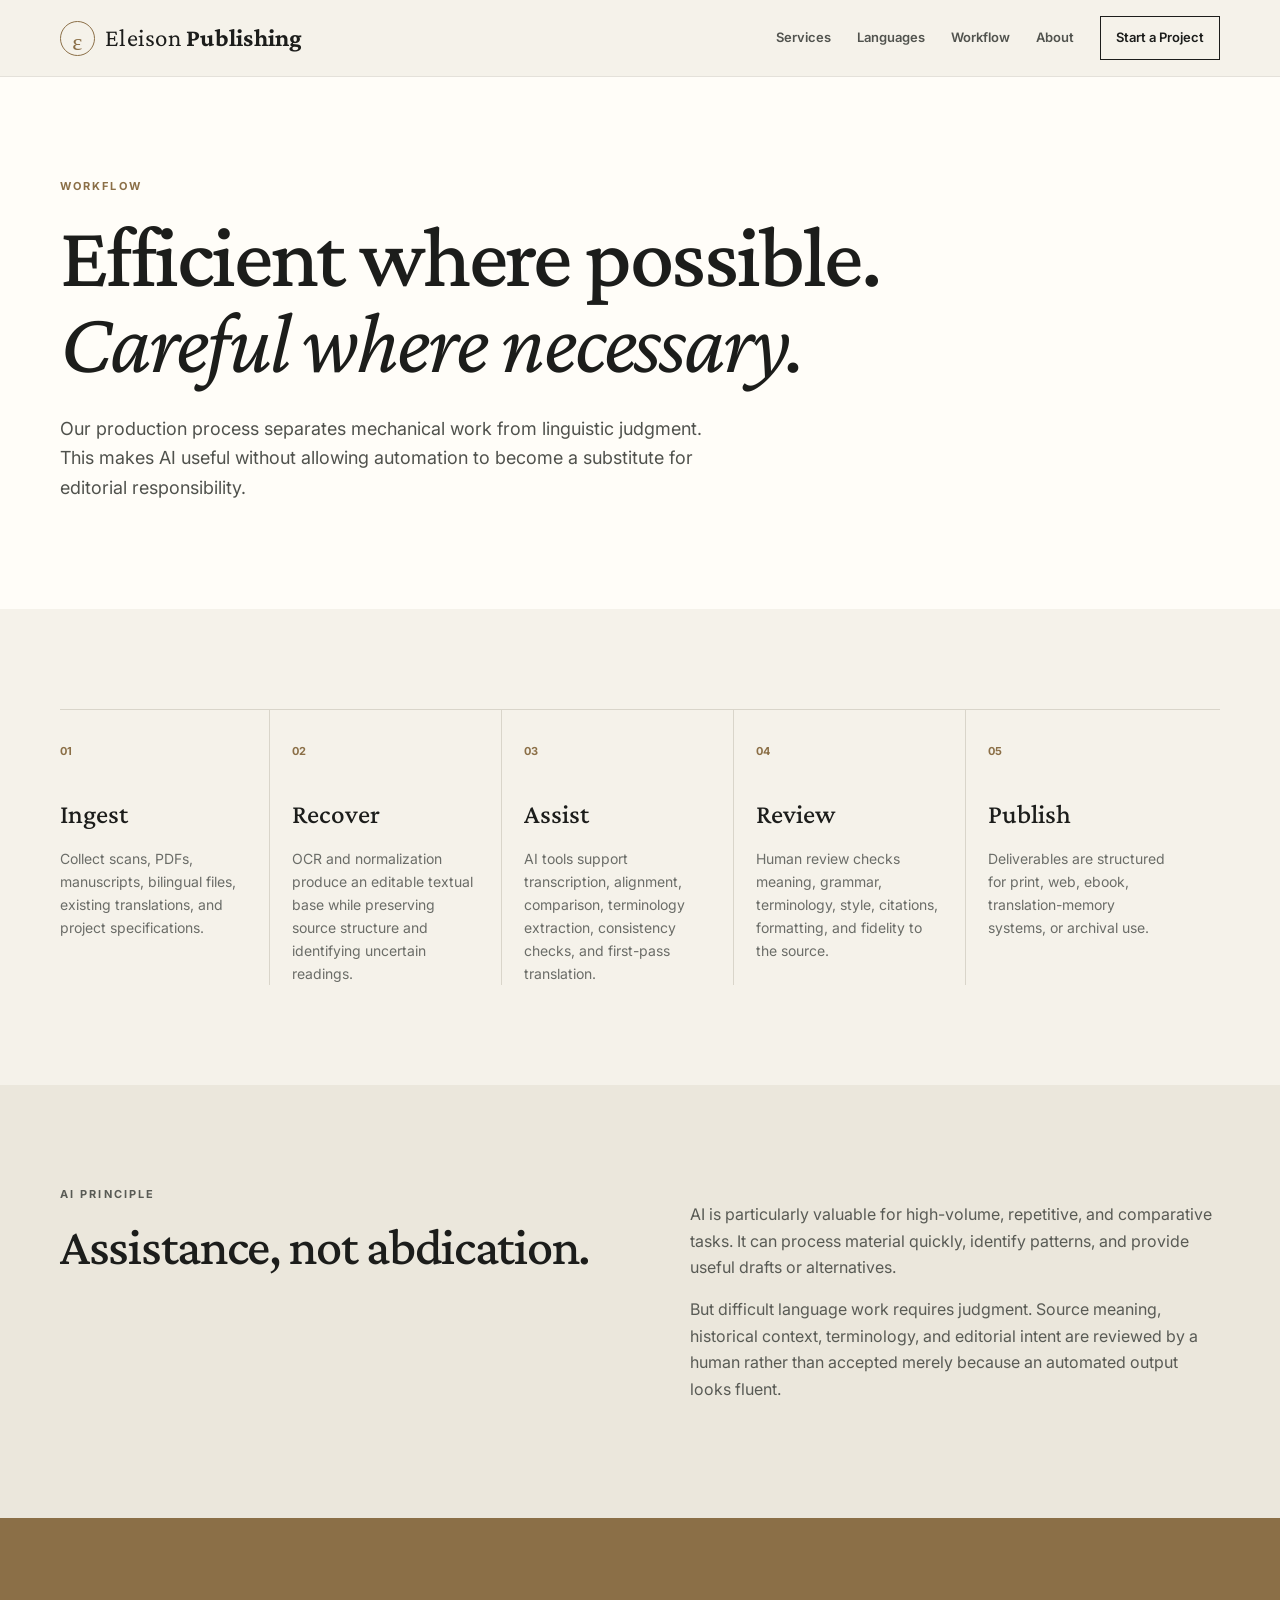
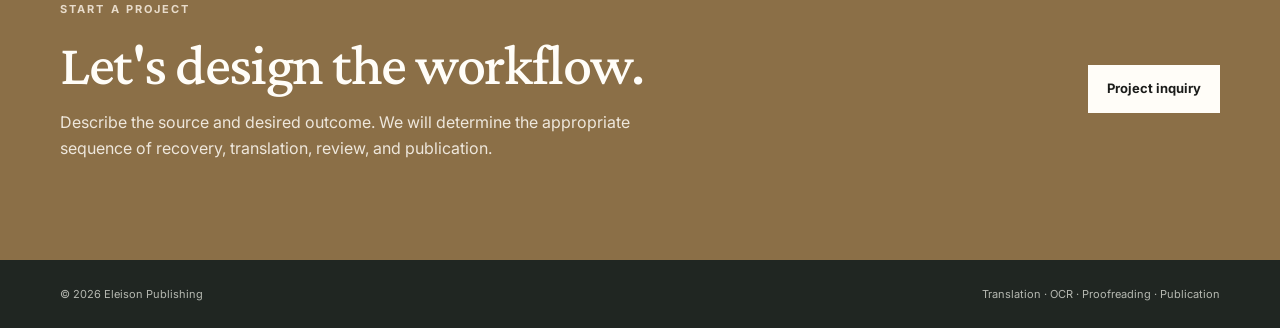
<file: workflow.html>
<!doctype html><html lang="en"><head><meta charset="utf-8"><meta name="viewport" content="width=device-width,initial-scale=1"><meta name="description" content="The Eleison Publishing workflow for OCR, translation, proofreading, AI-assisted processing, and publication."><title>Workflow | Eleison Publishing</title><link rel="preconnect" href="https://fonts.googleapis.com"><link rel="preconnect" href="https://fonts.gstatic.com" crossorigin><link href="https://fonts.googleapis.com/css2?family=Crimson+Pro:wght@400;500;600;700&family=Inter:wght@400;500;600;700&display=swap" rel="stylesheet"><link rel="stylesheet" href="styles.css"></head><body><header class="site-header"><div class="container nav-wrap"><a class="brand" href="index.html"><span class="brand-mark">ε</span><span>Eleison <strong>Publishing</strong></span></a><nav><a href="services.html">Services</a><a href="languages.html">Languages</a><a href="workflow.html">Workflow</a><a href="about.html">About</a><a class="nav-cta" href="contact.html">Start a Project</a></nav></div></header><main><section class="hero"><div class="container"><p class="eyebrow">WORKFLOW</p><h1>Efficient where possible.<br><em>Careful where necessary.</em></h1><p class="hero-copy">Our production process separates mechanical work from linguistic judgment. This makes AI useful without allowing automation to become a substitute for editorial responsibility.</p></div></section><section class="section"><div class="container"><div class="steps"><div><b>01</b><h3>Ingest</h3><p>Collect scans, PDFs, manuscripts, bilingual files, existing translations, and project specifications.</p></div><div><b>02</b><h3>Recover</h3><p>OCR and normalization produce an editable textual base while preserving source structure and identifying uncertain readings.</p></div><div><b>03</b><h3>Assist</h3><p>AI tools support transcription, alignment, comparison, terminology extraction, consistency checks, and first-pass translation.</p></div><div><b>04</b><h3>Review</h3><p>Human review checks meaning, grammar, terminology, style, citations, formatting, and fidelity to the source.</p></div><div><b>05</b><h3>Publish</h3><p>Deliverables are structured for print, web, ebook, translation-memory systems, or archival use.</p></div></div></div></section><section class="section paper"><div class="container about-grid"><div><p class="eyebrow">AI PRINCIPLE</p><h2>Assistance, not abdication.</h2></div><div><p>AI is particularly valuable for high-volume, repetitive, and comparative tasks. It can process material quickly, identify patterns, and provide useful drafts or alternatives.</p><p>But difficult language work requires judgment. Source meaning, historical context, terminology, and editorial intent are reviewed by a human rather than accepted merely because an automated output looks fluent.</p></div></div></section><section class="contact"><div class="container contact-inner"><div><p class="eyebrow">START A PROJECT</p><h2>Let's design the workflow.</h2><p>Describe the source and desired outcome. We will determine the appropriate sequence of recovery, translation, review, and publication.</p></div><a class="button light" href="contact.html">Project inquiry</a></div></section></main><footer><div class="container footer-inner"><span>© 2026 Eleison Publishing</span><span>Translation · OCR · Proofreading · Publication</span></div></footer></body></html>
</file>
<file: styles.css>
:root{--ink:#1c1d1b;--muted:#6b6d68;--paper:#f5f2ea;--white:#fffdf8;--line:#d9d5ca;--accent:#8b6f47;--deep:#202622;--max:1160px}*{box-sizing:border-box}html{scroll-behavior:smooth}body{margin:0;color:var(--ink);background:var(--paper);font-family:Inter,system-ui,sans-serif;line-height:1.65}a{color:inherit;text-decoration:none}.container{width:min(calc(100% - 48px),var(--max));margin:auto}.site-header{position:sticky;top:0;z-index:10;background:rgba(245,242,234,.94);backdrop-filter:blur(12px);border-bottom:1px solid rgba(28,29,27,.08)}.nav-wrap{min-height:76px;display:flex;align-items:center;justify-content:space-between;gap:30px}.brand{display:flex;align-items:center;gap:10px;font-family:"Crimson Pro",serif;font-size:25px;letter-spacing:.01em}.brand strong{font-weight:700}.brand-mark{display:grid;place-items:center;width:35px;height:35px;border:1px solid var(--accent);border-radius:50%;font-family:"Crimson Pro",serif;color:var(--accent);font-size:24px}nav{display:flex;align-items:center;gap:26px;font-size:13px;font-weight:600}nav a:not(.nav-cta){color:#51534e}.nav-cta{padding:10px 15px;border:1px solid var(--ink)}.hero{padding:100px 0 88px;background:var(--white)}.hero-grid{display:grid;grid-template-columns:1.12fr .88fr;gap:80px;align-items:center}.eyebrow{font-size:11px;letter-spacing:.19em;font-weight:700;color:var(--accent);margin:0 0 18px}.hero h1,.section-heading h2,.language-grid h2,.about-grid h2,.contact h2{font-family:"Crimson Pro",Georgia,serif;font-weight:500;line-height:.98;letter-spacing:-.025em}.hero h1{font-size:clamp(56px,7vw,88px);margin:0 0 28px}.hero h1 em{font-weight:400}.hero-copy{font-size:18px;max-width:660px;color:#50524d}.hero-actions{display:flex;gap:12px;margin:34px 0}.button{display:inline-block;padding:13px 19px;font-size:13px;font-weight:700}.button.primary{background:var(--ink);color:var(--white)}.button.secondary{border:1px solid #aaa79d}.button.light{background:var(--white);color:var(--ink)}.language-strip{display:flex;gap:20px;margin-top:46px;padding-top:20px;border-top:1px solid var(--line);font-family:"Crimson Pro",serif;font-size:17px;color:#5c5e58}.hero-card{min-height:450px;background:#e9e4d8;border:1px solid #d5d0c3;padding:24px;box-shadow:12px 12px 0 #d6d0c3;transform:rotate(1.2deg)}.card-top{display:flex;justify-content:space-between;font-size:10px;letter-spacing:.15em;font-weight:700;color:#68675f}.manuscript{height:370px;margin-top:25px;background:var(--white);padding:55px 42px;display:flex;flex-direction:column;justify-content:center;box-shadow:0 2px 8px rgba(0,0,0,.06)}.rule{width:45px;border-top:2px solid var(--accent);margin-bottom:20px}.small-cap{font-size:9px;letter-spacing:.18em;color:var(--accent);font-weight:700}.manuscript h2{font-family:"Crimson Pro",serif;font-size:48px;line-height:.98;font-weight:500;margin:18px 0}.manuscript p{color:var(--muted);font-size:14px}.section{padding:100px 0}.section-heading{max-width:760px;margin-bottom:52px}.section-heading h2,.language-grid h2,.about-grid h2{font-size:52px;margin:0 0 20px}.section-heading>p:last-child{color:var(--muted);max-width:650px}.service-grid{display:grid;grid-template-columns:repeat(4,1fr);gap:1px;background:var(--line);border:1px solid var(--line)}.service-grid article{background:var(--paper);padding:34px 27px;min-height:270px}.icon{font-size:11px;color:var(--accent);letter-spacing:.12em}.service-grid h3,.steps h3{font-family:"Crimson Pro",serif;font-size:27px;font-weight:500;margin:38px 0 10px}.service-grid p,.steps p{font-size:14px;color:var(--muted);margin:0}.dark{background:var(--deep);color:#f4f0e6}.language-grid{display:grid;grid-template-columns:1fr 1fr;gap:100px;align-items:start}.language-grid p{color:#afb3ab;max-width:500px}.language-list{border-top:1px solid #4a504a}.language-list div{display:flex;justify-content:space-between;align-items:center;padding:17px 0;border-bottom:1px solid #4a504a}.language-list strong{font-family:"Crimson Pro",serif;font-size:29px;font-weight:500}.language-list span{font-size:11px;color:#aeb2aa;letter-spacing:.05em}.steps{display:grid;grid-template-columns:repeat(5,1fr);border-top:1px solid var(--line)}.steps>div{padding:26px 22px 0 0;margin-right:22px;border-right:1px solid var(--line)}.steps>div:last-child{border-right:0}.steps b{font-size:11px;color:var(--accent)}.steps h3{margin-top:30px}.paper{background:#ebe7dc}.about-grid{display:grid;grid-template-columns:1fr 1fr;gap:100px}.about-grid p{color:#595b55}.principles{display:flex;flex-wrap:wrap;gap:9px;margin-top:30px}.principles span{border:1px solid #c6c1b4;padding:7px 11px;font-size:11px;font-weight:600}.contact{padding:82px 0;background:var(--accent);color:var(--white)}.contact-inner{display:flex;align-items:center;justify-content:space-between;gap:50px}.contact h2{font-size:58px;margin:0 0 14px}.contact p{max-width:620px;color:#eee7dc}.contact .eyebrow{color:#e8dccb}footer{background:var(--deep);color:#b5b8b1;font-size:11px}.footer-inner{display:flex;justify-content:space-between;padding:25px 0} @media(max-width:900px){nav a:not(.nav-cta){display:none}.hero-grid,.language-grid,.about-grid{grid-template-columns:1fr;gap:55px}.service-grid{grid-template-columns:1fr 1fr}.steps{grid-template-columns:1fr 1fr;gap:25px}.steps>div{border-right:0;border-bottom:1px solid var(--line);padding-bottom:25px}.contact-inner{align-items:flex-start;flex-direction:column}}@media(max-width:600px){.container{width:min(calc(100% - 30px),var(--max))}.hero{padding:65px 0}.hero h1{font-size:55px}.hero-card{min-height:380px;padding:15px}.manuscript{height:315px;padding:35px 28px}.manuscript h2{font-size:40px}.language-strip{gap:12px;flex-wrap:wrap}.section{padding:70px 0}.section-heading h2,.language-grid h2,.about-grid h2{font-size:42px}.service-grid{grid-template-columns:1fr}.steps{grid-template-columns:1fr}.footer-inner{flex-direction:column;gap:8px}.contact h2{font-size:48px}}
</file>
